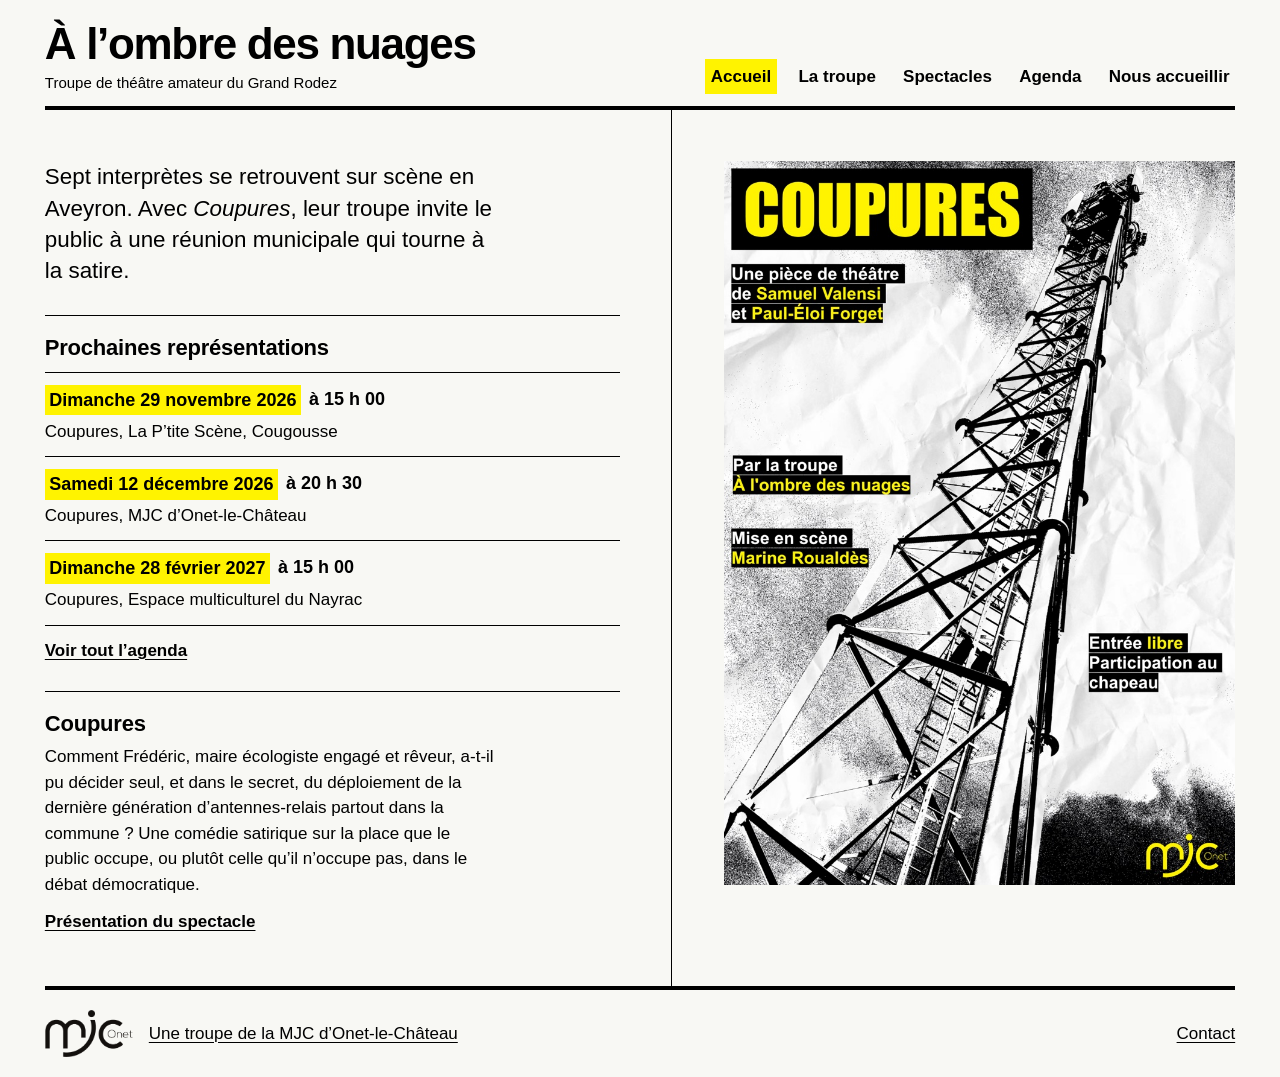
<file: index.html>
<!doctype html>
<html lang="fr">
<head>
  <meta charset="utf-8">
  <meta name="viewport" content="width=device-width, initial-scale=1">
  <title>À l’ombre des nuages</title>
  <meta name="description" content="À l’ombre des nuages, troupe de théâtre amateur du Grand Rodez, en Aveyron.">
  <link rel="canonical" href="https://alombredesnuages.fr/">
  <link rel="stylesheet" href="/css/site.css">
</head>
<body>
  <a class="skip-link" href="#contenu">Aller au contenu</a>
  <header class="site-header">
    <div class="shell header-inner">
      <div>
          <h1 class="wordmark"><a href="/">À l’ombre des nuages</a></h1>
        <p class="tagline">Troupe de théâtre amateur du Grand Rodez</p>
      </div>
      <nav aria-label="Navigation principale">
        <ul class="main-nav">
            <li><a href="/" aria-current="page">Accueil</a></li>
            <li><a href="/troupe/">La troupe</a></li>
            <li><a href="/spectacles/">Spectacles</a></li>
            <li><a href="/agenda/">Agenda</a></li>
            <li><a href="/nous-accueillir/">Nous accueillir</a></li>
        </ul>
      </nav>
    </div>
  </header>

  <main id="contenu" tabindex="-1">
  <div class="shell home">
    <div class="home-text">
      <div class="home-intro"><p>Sept interprètes se retrouvent sur scène en Aveyron. Avec <em>Coupures</em>, leur troupe invite le public à une réunion municipale qui tourne à la satire.</p>
</div>
      <section class="home-section" aria-labelledby="dates">
        <h2 id="dates">Prochaines représentations</h2>
          <ol class="dates">
              <li>
                <time class="performance-date" datetime="2026-11-29T15:00:00&#43;01:00">
  <span class="performance-day">dimanche 29 novembre 2026</span>
  <span class="performance-hour">à 15 h 00</span>
</time>

                <p>Coupures, La P’tite Scène, Cougousse</p>
              </li>
              <li>
                <time class="performance-date" datetime="2026-12-12T20:30:00&#43;01:00">
  <span class="performance-day">samedi 12 décembre 2026</span>
  <span class="performance-hour">à 20 h 30</span>
</time>

                <p>Coupures, MJC d’Onet-le-Château</p>
              </li>
              <li>
                <time class="performance-date" datetime="2027-02-28T15:00:00&#43;01:00">
  <span class="performance-day">dimanche 28 février 2027</span>
  <span class="performance-hour">à 15 h 00</span>
</time>

                <p>Coupures, Espace multiculturel du Nayrac</p>
              </li>
          </ol>
        <p class="more"><a href="/agenda/">Voir tout l’agenda</a></p>
      </section>
      <section class="home-section" aria-labelledby="spectacle">
        <h2 id="spectacle">Coupures</h2>
        <p>Comment Frédéric, maire écologiste engagé et rêveur, a-t-il pu décider seul, et dans le secret, du déploiement de la dernière génération d’antennes-relais partout dans la commune ? Une comédie satirique sur la place que le public occupe, ou plutôt celle qu’il n’occupe pas, dans le débat démocratique.</p>
        <p class="more"><a href="/spectacles/coupures/">Présentation du spectacle</a></p>
      </section>
    </div>
    <div class="home-poster">
  <img class="poster" src="/images/affiche-coupures.jpg" width="848" height="1200" alt="Affiche du spectacle Coupures">

    </div>
  </div>

  </main>

  <footer class="site-footer">
    <div class="shell footer-inner">
      <a class="footer-mjc" href="https://www.mjc-onet.com/">
        <img src="/images/logo-mjc-onet.png" width="500" height="266" alt="">
        <span>Une troupe de la MJC d’Onet-le-Château</span>
      </a>
        <a href="mailto:lombredesnuages@proton.me">Contact</a>
    </div>
  </footer>
</body>
</html>
</file>
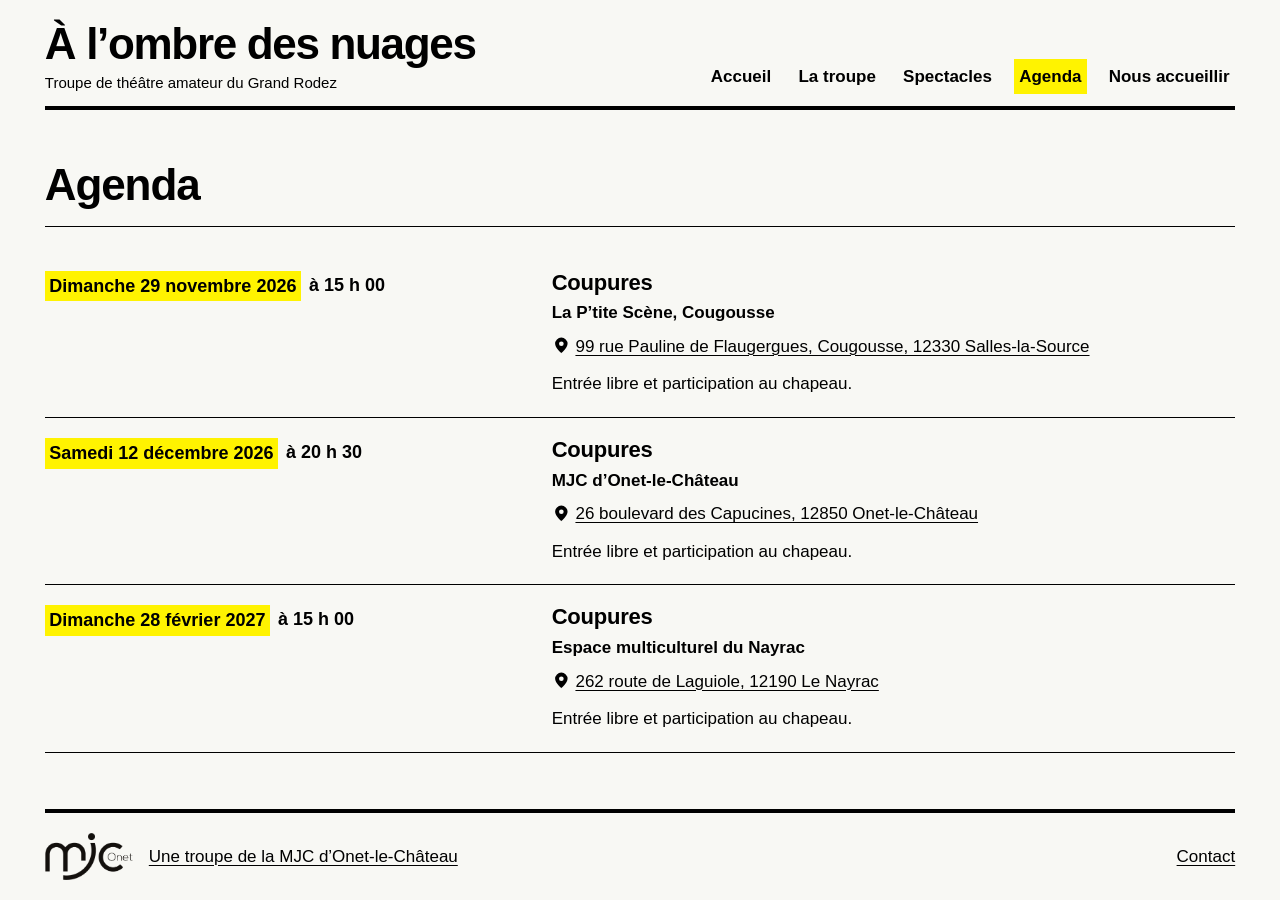
<file: agenda/index.html>
<!doctype html>
<html lang="fr">
<head>
  <meta charset="utf-8">
  <meta name="viewport" content="width=device-width, initial-scale=1">
  <title>Agenda — À l’ombre des nuages</title>
  <meta name="description" content="Les prochaines représentations confirmées de la troupe À l’ombre des nuages.">
  <link rel="canonical" href="https://alombredesnuages.fr/agenda/">
  <link rel="stylesheet" href="/css/site.css">
</head>
<body>
  <a class="skip-link" href="#contenu">Aller au contenu</a>
  <header class="site-header">
    <div class="shell header-inner">
      <div>
          <p class="wordmark"><a href="/">À l’ombre des nuages</a></p>
        <p class="tagline">Troupe de théâtre amateur du Grand Rodez</p>
      </div>
      <nav aria-label="Navigation principale">
        <ul class="main-nav">
            <li><a href="/">Accueil</a></li>
            <li><a href="/troupe/">La troupe</a></li>
            <li><a href="/spectacles/">Spectacles</a></li>
            <li><a href="/agenda/" aria-current="page">Agenda</a></li>
            <li><a href="/nous-accueillir/">Nous accueillir</a></li>
        </ul>
      </nav>
    </div>
  </header>

  <main id="contenu" tabindex="-1">
  <div class="shell inner-page">
    <header class="page-heading">
  <h1>Agenda</h1>
</header>

      <ol class="programme agenda">
          <li>
            <time class="performance-date" datetime="2026-11-29T15:00:00&#43;01:00">
  <span class="performance-day">dimanche 29 novembre 2026</span>
  <span class="performance-hour">à 15 h 00</span>
</time>

            <div>
              <h2>Coupures</h2>
                <p class="venue">La P’tite Scène, Cougousse</p>
                <p class="address"><a href="https://www.google.com/maps/search/?api=1&amp;query=99%20rue%20Pauline%20de%20Flaugergues%2c%20Cougousse%2c%2012330%20Salles-la-Source" target="_blank" rel="noopener"><svg class="map-pin" aria-hidden="true" viewBox="0 0 24 24" fill="currentColor"><path fill-rule="evenodd" d="M12 2a8 8 0 0 0-8 8c0 5.4 8 12 8 12s8-6.6 8-12a8 8 0 0 0-8-8Zm0 11a3 3 0 1 1 0-6 3 3 0 0 1 0 6Z"/></svg>99 rue Pauline de Flaugergues, Cougousse, 12330 Salles-la-Source</a>
</p>
              <div class="prose"><p>Entrée libre et participation au chapeau.</p>
</div>
            </div>
          </li>
          <li>
            <time class="performance-date" datetime="2026-12-12T20:30:00&#43;01:00">
  <span class="performance-day">samedi 12 décembre 2026</span>
  <span class="performance-hour">à 20 h 30</span>
</time>

            <div>
              <h2>Coupures</h2>
                <p class="venue">MJC d’Onet-le-Château</p>
                <p class="address"><a href="https://www.google.com/maps/search/?api=1&amp;query=26%20boulevard%20des%20Capucines%2c%2012850%20Onet-le-Ch%c3%a2teau" target="_blank" rel="noopener"><svg class="map-pin" aria-hidden="true" viewBox="0 0 24 24" fill="currentColor"><path fill-rule="evenodd" d="M12 2a8 8 0 0 0-8 8c0 5.4 8 12 8 12s8-6.6 8-12a8 8 0 0 0-8-8Zm0 11a3 3 0 1 1 0-6 3 3 0 0 1 0 6Z"/></svg>26 boulevard des Capucines, 12850 Onet-le-Château</a>
</p>
              <div class="prose"><p>Entrée libre et participation au chapeau.</p>
</div>
            </div>
          </li>
          <li>
            <time class="performance-date" datetime="2027-02-28T15:00:00&#43;01:00">
  <span class="performance-day">dimanche 28 février 2027</span>
  <span class="performance-hour">à 15 h 00</span>
</time>

            <div>
              <h2>Coupures</h2>
                <p class="venue">Espace multiculturel du Nayrac</p>
                <p class="address"><a href="https://www.google.com/maps/search/?api=1&amp;query=262%20route%20de%20Laguiole%2c%2012190%20Le%20Nayrac" target="_blank" rel="noopener"><svg class="map-pin" aria-hidden="true" viewBox="0 0 24 24" fill="currentColor"><path fill-rule="evenodd" d="M12 2a8 8 0 0 0-8 8c0 5.4 8 12 8 12s8-6.6 8-12a8 8 0 0 0-8-8Zm0 11a3 3 0 1 1 0-6 3 3 0 0 1 0 6Z"/></svg>262 route de Laguiole, 12190 Le Nayrac</a>
</p>
              <div class="prose"><p>Entrée libre et participation au chapeau.</p>
</div>
            </div>
          </li>
      </ol>
  </div>

  </main>

  <footer class="site-footer">
    <div class="shell footer-inner">
      <a class="footer-mjc" href="https://www.mjc-onet.com/">
        <img src="/images/logo-mjc-onet.png" width="500" height="266" alt="">
        <span>Une troupe de la MJC d’Onet-le-Château</span>
      </a>
        <a href="mailto:lombredesnuages@proton.me">Contact</a>
    </div>
  </footer>
</body>
</html>
</file>
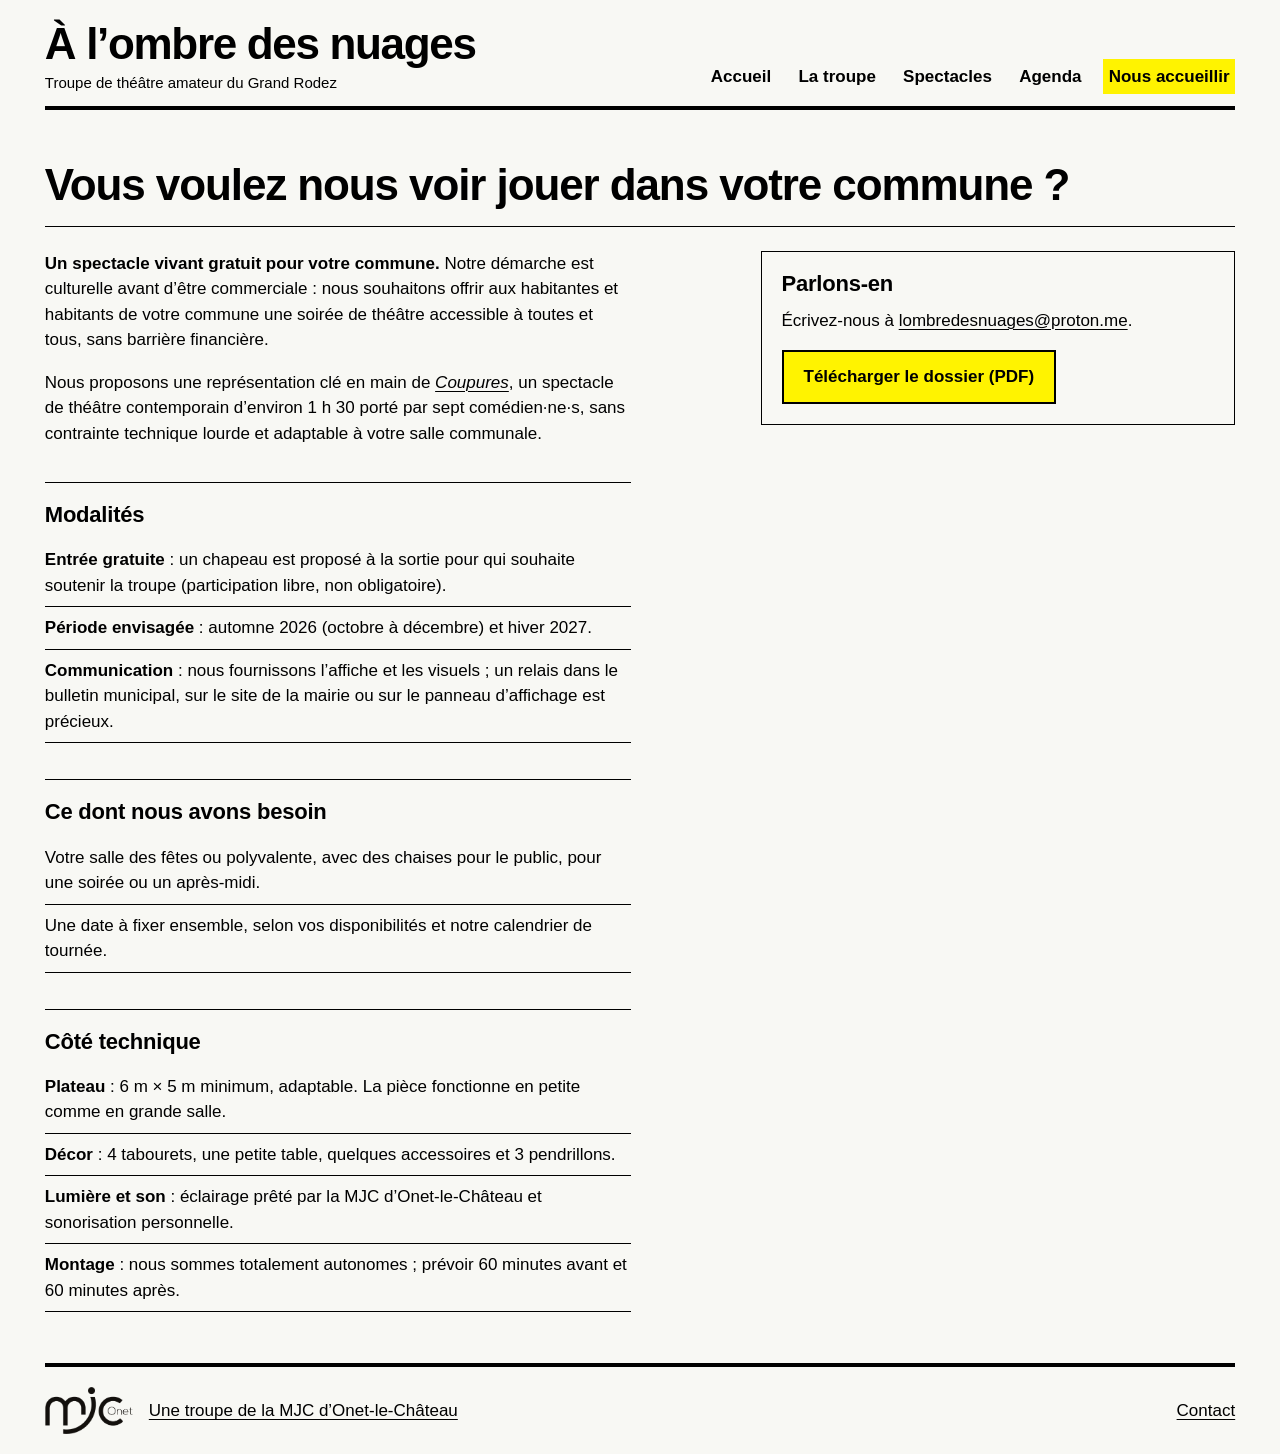
<file: nous-accueillir/index.html>
<!doctype html>
<html lang="fr">
<head>
  <meta charset="utf-8">
  <meta name="viewport" content="width=device-width, initial-scale=1">
  <title>Vous voulez nous voir jouer dans votre commune ? — À l’ombre des nuages</title>
  <meta name="description" content="Accueillez Coupures dans votre commune : une représentation clé en main, avec entrée libre.">
  <link rel="canonical" href="https://alombredesnuages.fr/nous-accueillir/">
  <link rel="stylesheet" href="/css/site.css">
</head>
<body>
  <a class="skip-link" href="#contenu">Aller au contenu</a>
  <header class="site-header">
    <div class="shell header-inner">
      <div>
          <p class="wordmark"><a href="/">À l’ombre des nuages</a></p>
        <p class="tagline">Troupe de théâtre amateur du Grand Rodez</p>
      </div>
      <nav aria-label="Navigation principale">
        <ul class="main-nav">
            <li><a href="/">Accueil</a></li>
            <li><a href="/troupe/">La troupe</a></li>
            <li><a href="/spectacles/">Spectacles</a></li>
            <li><a href="/agenda/">Agenda</a></li>
            <li><a href="/nous-accueillir/" aria-current="page">Nous accueillir</a></li>
        </ul>
      </nav>
    </div>
  </header>

  <main id="contenu" tabindex="-1">
  <article class="shell inner-page host">
    <header class="page-heading">
  <h1>Vous voulez nous voir jouer dans votre commune ?</h1>
</header>

    <div class="prose"><p><strong>Un spectacle vivant gratuit pour votre commune.</strong> Notre démarche est culturelle avant d’être commerciale : nous souhaitons offrir aux habitantes et habitants de votre commune une soirée de théâtre accessible à toutes et tous, sans barrière financière.</p>
<p>Nous proposons une représentation clé en main de <a href="/spectacles/coupures/"><em>Coupures</em></a>, un spectacle de théâtre contemporain d’environ 1 h 30 porté par sept comédien·ne·s, sans contrainte technique lourde et adaptable à votre salle communale.</p>
<h2 id="modalités">Modalités</h2>
<ul>
<li><strong>Entrée gratuite</strong> : un chapeau est proposé à la sortie pour qui souhaite soutenir la troupe (participation libre, non obligatoire).</li>
<li><strong>Période envisagée</strong> : automne 2026 (octobre à décembre) et hiver 2027.</li>
<li><strong>Communication</strong> : nous fournissons l’affiche et les visuels ; un relais dans le bulletin municipal, sur le site de la mairie ou sur le panneau d’affichage est précieux.</li>
</ul>
<h2 id="ce-dont-nous-avons-besoin">Ce dont nous avons besoin</h2>
<ul>
<li>Votre salle des fêtes ou polyvalente, avec des chaises pour le public, pour une soirée ou un après-midi.</li>
<li>Une date à fixer ensemble, selon vos disponibilités et notre calendrier de tournée.</li>
</ul>
<h2 id="côté-technique">Côté technique</h2>
<ul>
<li><strong>Plateau</strong> : 6 m × 5 m minimum, adaptable. La pièce fonctionne en petite comme en grande salle.</li>
<li><strong>Décor</strong> : 4 tabourets, une petite table, quelques accessoires et 3 pendrillons.</li>
<li><strong>Lumière et son</strong> : éclairage prêté par la MJC d’Onet-le-Château et sonorisation personnelle.</li>
<li><strong>Montage</strong> : nous sommes totalement autonomes ; prévoir 60 minutes avant et 60 minutes après.</li>
</ul>
</div>
    <section class="contact prose" aria-labelledby="parlons-en">
      <h2 id="parlons-en">Parlons-en</h2>
        <p>Écrivez-nous à <a href="mailto:lombredesnuages@proton.me?subject=Accueillir%20la%20troupe">lombredesnuages@proton.me</a>.</p>
      <p><a class="button" href="/documents/dossier-a-lombre-des-nuages.pdf" download>Télécharger le dossier (PDF)</a></p>
    </section>
  </article>

  </main>

  <footer class="site-footer">
    <div class="shell footer-inner">
      <a class="footer-mjc" href="https://www.mjc-onet.com/">
        <img src="/images/logo-mjc-onet.png" width="500" height="266" alt="">
        <span>Une troupe de la MJC d’Onet-le-Château</span>
      </a>
        <a href="mailto:lombredesnuages@proton.me">Contact</a>
    </div>
  </footer>
</body>
</html>
</file>
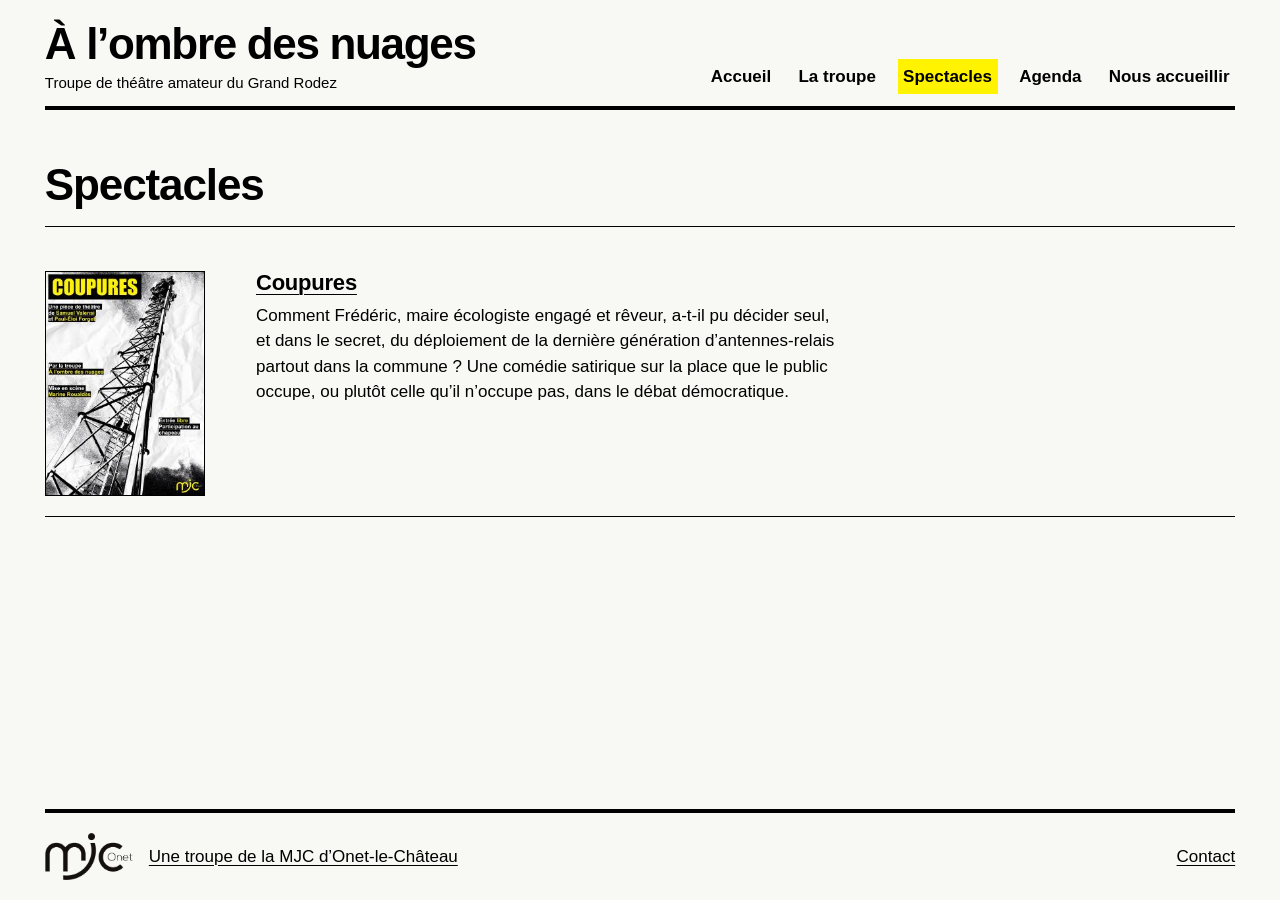
<file: spectacles/index.html>
<!doctype html>
<html lang="fr">
<head>
  <meta charset="utf-8">
  <meta name="viewport" content="width=device-width, initial-scale=1">
  <title>Spectacles — À l’ombre des nuages</title>
  <meta name="description" content="Découvrez Coupures, la comédie satirique jouée par À l’ombre des nuages.">
  <link rel="canonical" href="https://alombredesnuages.fr/spectacles/">
  <link rel="stylesheet" href="/css/site.css">
</head>
<body>
  <a class="skip-link" href="#contenu">Aller au contenu</a>
  <header class="site-header">
    <div class="shell header-inner">
      <div>
          <p class="wordmark"><a href="/">À l’ombre des nuages</a></p>
        <p class="tagline">Troupe de théâtre amateur du Grand Rodez</p>
      </div>
      <nav aria-label="Navigation principale">
        <ul class="main-nav">
            <li><a href="/">Accueil</a></li>
            <li><a href="/troupe/">La troupe</a></li>
            <li><a href="/spectacles/" aria-current="page">Spectacles</a></li>
            <li><a href="/agenda/">Agenda</a></li>
            <li><a href="/nous-accueillir/">Nous accueillir</a></li>
        </ul>
      </nav>
    </div>
  </header>

  <main id="contenu" tabindex="-1">
  <div class="shell inner-page">
    <header class="page-heading">
  <h1>Spectacles</h1>
</header>

    <ul class="programme shows">
        <li>
            <a class="thumbnail" href="/spectacles/coupures/" tabindex="-1" aria-hidden="true">
              <img src="/images/affiche-coupures_hu_90295792002042e6.jpg" srcset="/images/affiche-coupures_hu_90295792002042e6.jpg 1x, /images/affiche-coupures_hu_7a7e19507296bba1.jpg 2x" width="240" height="340" alt="">
            </a>
          <div>
            <h2><a href="/spectacles/coupures/">Coupures</a></h2>
            <p>Comment Frédéric, maire écologiste engagé et rêveur, a-t-il pu décider seul, et dans le secret, du déploiement de la dernière génération d’antennes-relais partout dans la commune ? Une comédie satirique sur la place que le public occupe, ou plutôt celle qu’il n’occupe pas, dans le débat démocratique.</p>
          </div>
        </li>
    </ul>
  </div>

  </main>

  <footer class="site-footer">
    <div class="shell footer-inner">
      <a class="footer-mjc" href="https://www.mjc-onet.com/">
        <img src="/images/logo-mjc-onet.png" width="500" height="266" alt="">
        <span>Une troupe de la MJC d’Onet-le-Château</span>
      </a>
        <a href="mailto:lombredesnuages@proton.me">Contact</a>
    </div>
  </footer>
</body>
</html>
</file>
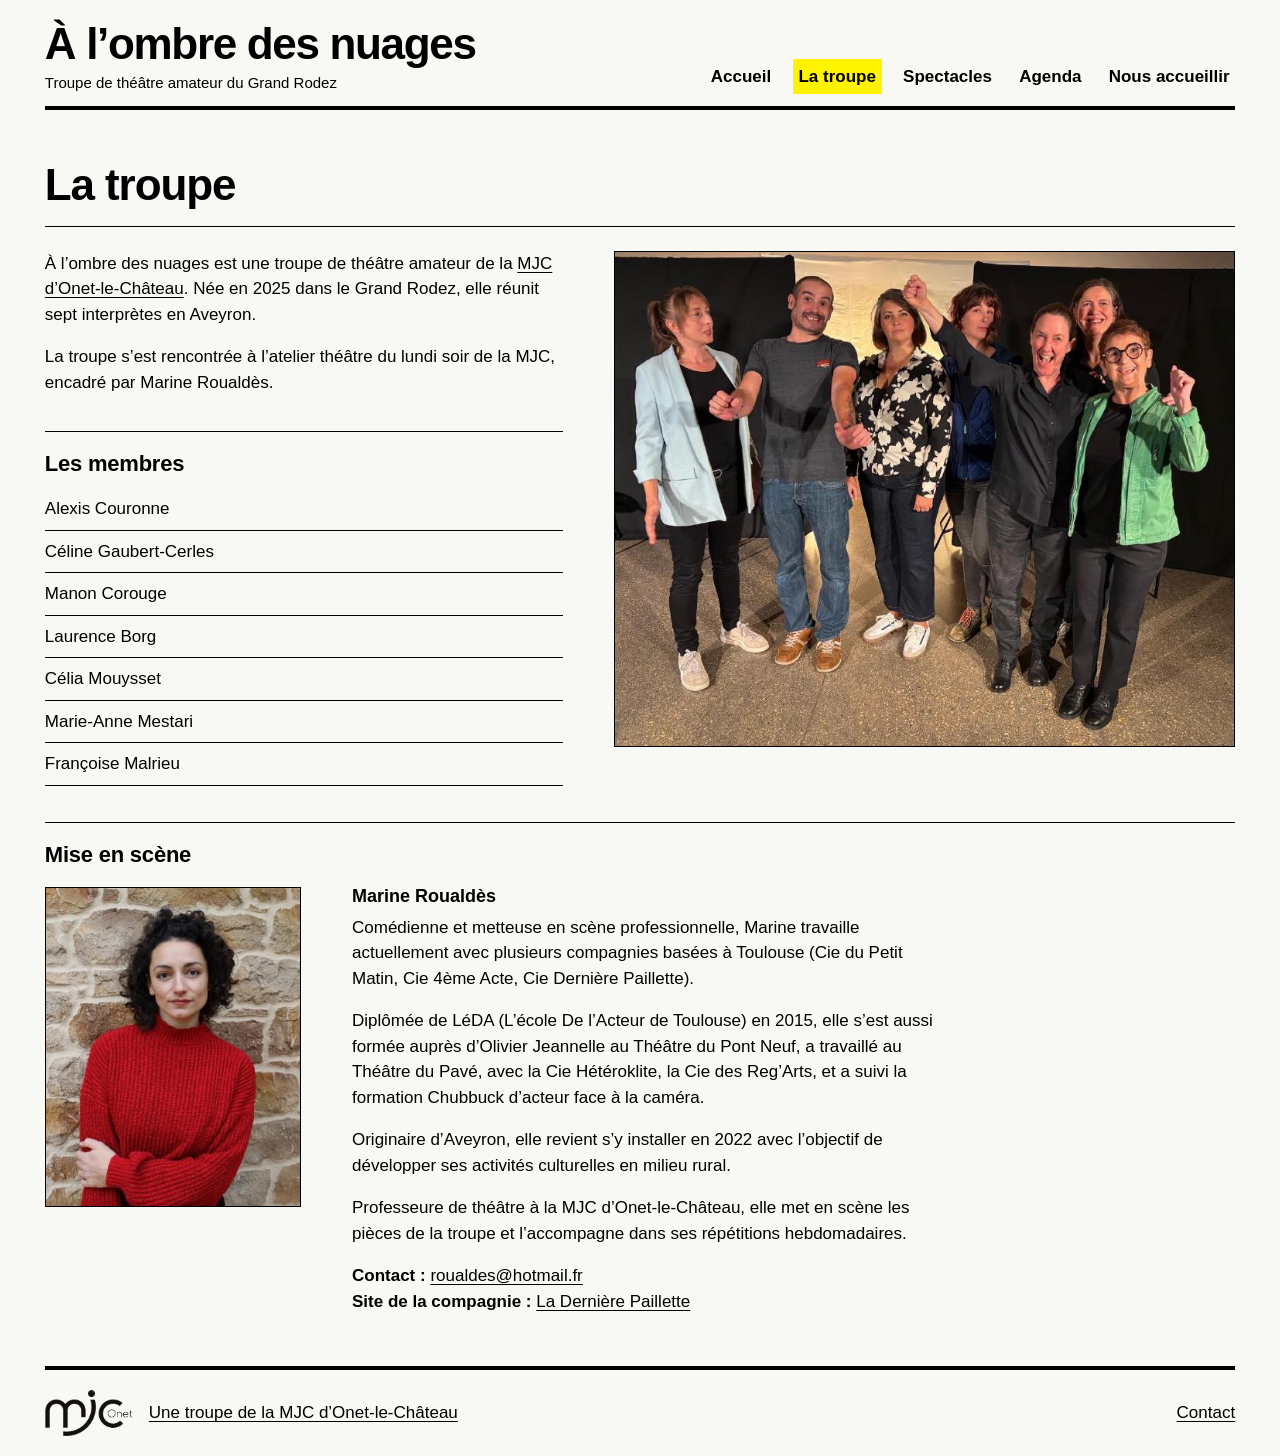
<file: troupe/index.html>
<!doctype html>
<html lang="fr">
<head>
  <meta charset="utf-8">
  <meta name="viewport" content="width=device-width, initial-scale=1">
  <title>La troupe — À l’ombre des nuages</title>
  <meta name="description" content="Sept interprètes de théâtre amateur dans le Grand Rodez, en Aveyron.">
  <link rel="canonical" href="https://alombredesnuages.fr/troupe/">
  <link rel="stylesheet" href="/css/site.css">
</head>
<body>
  <a class="skip-link" href="#contenu">Aller au contenu</a>
  <header class="site-header">
    <div class="shell header-inner">
      <div>
          <p class="wordmark"><a href="/">À l’ombre des nuages</a></p>
        <p class="tagline">Troupe de théâtre amateur du Grand Rodez</p>
      </div>
      <nav aria-label="Navigation principale">
        <ul class="main-nav">
            <li><a href="/">Accueil</a></li>
            <li><a href="/troupe/" aria-current="page">La troupe</a></li>
            <li><a href="/spectacles/">Spectacles</a></li>
            <li><a href="/agenda/">Agenda</a></li>
            <li><a href="/nous-accueillir/">Nous accueillir</a></li>
        </ul>
      </nav>
    </div>
  </header>

  <main id="contenu" tabindex="-1">
  <article class="shell inner-page with-photo">
    <header class="page-heading">
  <h1>La troupe</h1>
</header>

      <img class="page-photo" src="/images/troupe_hu_babeeef1d4daa0de.jpg" srcset="/images/troupe_hu_f41584645813ab81.jpg 800w, /images/troupe_hu_babeeef1d4daa0de.jpg 1200w" sizes="(min-width: 52rem) 55vw, 100vw" width="1200" height="959" decoding="async" alt="Les sept interprètes de la troupe réunis devant des rideaux noirs">
    <div class="prose"><p>À l’ombre des nuages est une troupe de théâtre amateur de la <a href="https://www.mjc-onet.com/">MJC d’Onet-le-Château</a>. Née en 2025 dans le Grand Rodez, elle réunit sept interprètes en Aveyron.</p>
<p>La troupe s’est rencontrée à l’atelier théâtre du lundi soir de la MJC, encadré par Marine Roualdès.</p>
<h2 id="les-membres">Les membres</h2>
<ul>
<li>Alexis Couronne</li>
<li>Céline Gaubert-Cerles</li>
<li>Manon Corouge</li>
<li>Laurence Borg</li>
<li>Célia Mouysset</li>
<li>Marie-Anne Mestari</li>
<li>Françoise Malrieu</li>
</ul>
</div>
      <section class="director" aria-labelledby="director-title">
        <h2 id="director-title">Mise en scène</h2>
        <img src="/images/marine-roualdes_hu_daf21bfca629c05c.jpg" srcset="/images/marine-roualdes_hu_daf21bfca629c05c.jpg 1x, /images/marine-roualdes_hu_14358545a357cc75.jpg 2x" width="320" height="400" loading="lazy" decoding="async" alt="Portrait de Marine Roualdès devant un mur en pierre">
        <div class="prose">
          <h3>Marine Roualdès</h3>
          <p>Comédienne et metteuse en scène professionnelle, Marine travaille actuellement avec plusieurs compagnies basées à Toulouse (Cie du Petit Matin, Cie 4ème Acte, Cie Dernière Paillette).</p>
<p>Diplômée de LéDA (L’école De l’Acteur de Toulouse) en 2015, elle s’est aussi formée auprès d’Olivier Jeannelle au Théâtre du Pont Neuf, a travaillé au Théâtre du Pavé, avec la Cie Hétéroklite, la Cie des Reg’Arts, et a suivi la formation Chubbuck d’acteur face à la caméra.</p>
<p>Originaire d’Aveyron, elle revient s’y installer en 2022 avec l’objectif de développer ses activités culturelles en milieu rural.</p>
<p>Professeure de théâtre à la MJC d’Onet-le-Château, elle met en scène les pièces de la troupe et l’accompagne dans ses répétitions hebdomadaires.</p>

          <p><strong>Contact&nbsp;:</strong> <a href="mailto:roualdes@hotmail.fr">roualdes@hotmail.fr</a><br>
          <strong>Site de la compagnie&nbsp;:</strong> <a href="https://ladernierepaillette.wixsite.com/ladernierepaillette">La Dernière Paillette</a></p>
        </div>
      </section>
  </article>

  </main>

  <footer class="site-footer">
    <div class="shell footer-inner">
      <a class="footer-mjc" href="https://www.mjc-onet.com/">
        <img src="/images/logo-mjc-onet.png" width="500" height="266" alt="">
        <span>Une troupe de la MJC d’Onet-le-Château</span>
      </a>
        <a href="mailto:lombredesnuages@proton.me">Contact</a>
    </div>
  </footer>
</body>
</html>
</file>
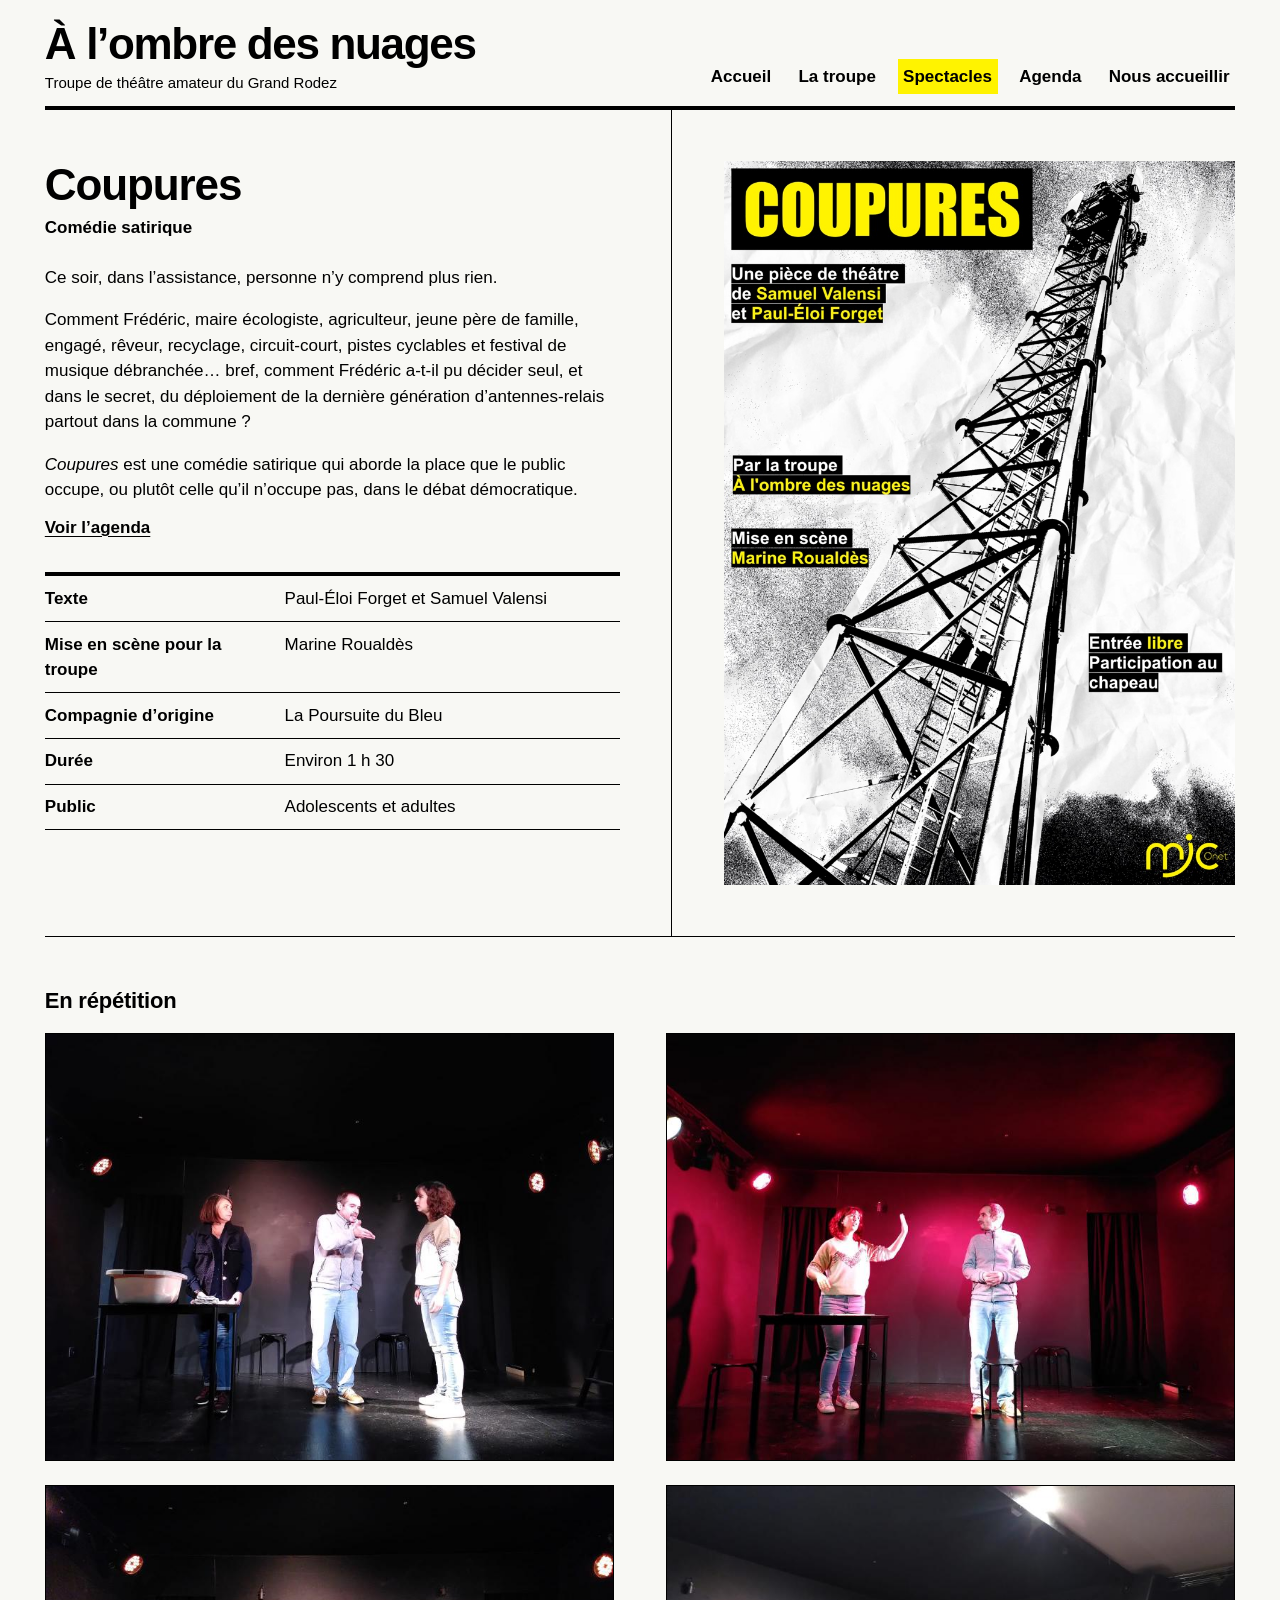
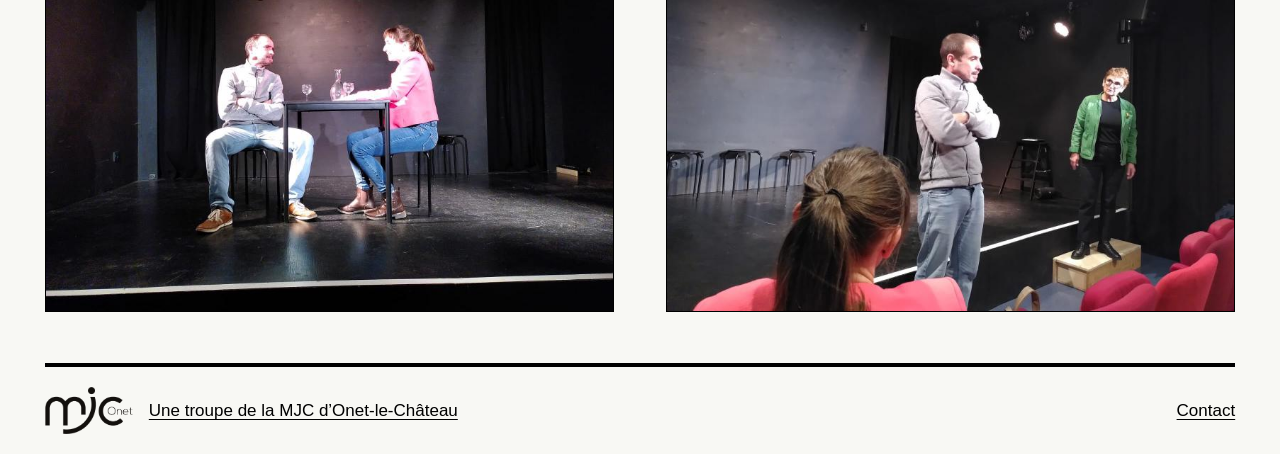
<file: spectacles/coupures/index.html>
<!doctype html>
<html lang="fr">
<head>
  <meta charset="utf-8">
  <meta name="viewport" content="width=device-width, initial-scale=1">
  <title>Coupures — À l’ombre des nuages</title>
  <meta name="description" content="Une comédie satirique sur un débat municipal, jouée par À l’ombre des nuages.">
  <link rel="canonical" href="https://alombredesnuages.fr/spectacles/coupures/">
  <link rel="stylesheet" href="/css/site.css">
</head>
<body>
  <a class="skip-link" href="#contenu">Aller au contenu</a>
  <header class="site-header">
    <div class="shell header-inner">
      <div>
          <p class="wordmark"><a href="/">À l’ombre des nuages</a></p>
        <p class="tagline">Troupe de théâtre amateur du Grand Rodez</p>
      </div>
      <nav aria-label="Navigation principale">
        <ul class="main-nav">
            <li><a href="/">Accueil</a></li>
            <li><a href="/troupe/">La troupe</a></li>
            <li><a href="/spectacles/" class="current-section">Spectacles</a></li>
            <li><a href="/agenda/">Agenda</a></li>
            <li><a href="/nous-accueillir/">Nous accueillir</a></li>
        </ul>
      </nav>
    </div>
  </header>

  <main id="contenu" tabindex="-1">
  <article class="shell show">
    <div class="show-text">
      <header class="page-heading">
  <h1>Coupures</h1>
    <p>Comédie satirique</p>
</header>

      <div class="prose"><p>Ce soir, dans l’assistance, personne n’y comprend plus rien.</p>
<p>Comment Frédéric, maire écologiste, agriculteur, jeune père de famille, engagé, rêveur, recyclage, circuit-court, pistes cyclables et festival de musique débranchée… bref, comment Frédéric a-t-il pu décider seul, et dans le secret, du déploiement de la dernière génération d’antennes-relais partout dans la commune ?</p>
<p><em>Coupures</em> est une comédie satirique qui aborde la place que le public occupe, ou plutôt celle qu’il n’occupe pas, dans le débat démocratique.</p>
</div>
        <p class="more"><a href="/agenda/">Voir l’agenda</a></p>
      <dl class="credits">
        <div><dt>Texte</dt><dd>Paul-Éloi Forget et Samuel Valensi</dd></div>
        <div><dt>Mise en scène pour la troupe</dt><dd>Marine Roualdès</dd></div>
        <div><dt>Compagnie d’origine</dt><dd>La Poursuite du Bleu</dd></div>
        <div><dt>Durée</dt><dd>Environ 1 h 30</dd></div>
        <div><dt>Public</dt><dd>Adolescents et adultes</dd></div>
      </dl>
    </div>
    <div class="show-poster">
  <img class="poster" src="/images/affiche-coupures.jpg" width="848" height="1200" alt="Affiche du spectacle Coupures">

    </div>
  </article>
    <section class="rehearsals shell" aria-labelledby="en-repetition">
      <h2 id="en-repetition">En répétition</h2>
      <ul class="rehearsal-grid">
          <li>
            <img src="/images/repetitions/repetition-01_hu_26760664d3f9bf52.jpg" srcset="/images/repetitions/repetition-01_hu_c9414662ed89ed64.jpg 800w, /images/repetitions/repetition-01_hu_26760664d3f9bf52.jpg 1200w" sizes="(min-width: 52rem) 50vw, 100vw" width="1200" height="900" loading="lazy" decoding="async" alt="Trois interprètes en scène, près d’une table avec une bassine">
          </li>
          <li>
            <img src="/images/repetitions/repetition-02_hu_b93653b7e01cd8d0.jpg" srcset="/images/repetitions/repetition-02_hu_8825fd72eb4a05d0.jpg 800w, /images/repetitions/repetition-02_hu_b93653b7e01cd8d0.jpg 1200w" sizes="(min-width: 52rem) 50vw, 100vw" width="1200" height="900" loading="lazy" decoding="async" alt="Deux interprètes dialoguent sous une lumière rouge">
          </li>
          <li>
            <img src="/images/repetitions/repetition-03_hu_64dfcfaf09aa46a.jpg" srcset="/images/repetitions/repetition-03_hu_e27261630d980311.jpg 800w, /images/repetitions/repetition-03_hu_64dfcfaf09aa46a.jpg 1200w" sizes="(min-width: 52rem) 50vw, 100vw" width="1200" height="900" loading="lazy" decoding="async" alt="Deux interprètes assis face à face à une table">
          </li>
          <li>
            <img src="/images/repetitions/repetition-04_hu_d7d14ff06165ce33.jpg" srcset="/images/repetitions/repetition-04_hu_8562361fc9e17e2c.jpg 800w, /images/repetitions/repetition-04_hu_d7d14ff06165ce33.jpg 1200w" sizes="(min-width: 52rem) 50vw, 100vw" width="1200" height="900" loading="lazy" decoding="async" alt="Répétition vue depuis la salle">
          </li>
      </ul>
    </section>

  </main>

  <footer class="site-footer">
    <div class="shell footer-inner">
      <a class="footer-mjc" href="https://www.mjc-onet.com/">
        <img src="/images/logo-mjc-onet.png" width="500" height="266" alt="">
        <span>Une troupe de la MJC d’Onet-le-Château</span>
      </a>
        <a href="mailto:lombredesnuages@proton.me">Contact</a>
    </div>
  </footer>
</body>
</html>
</file>
<file: css/site.css>
:root {
  color-scheme: light;
  --paper: #f8f8f4;
  --ink: #000;
  --yellow: #fff300;
  --sans: "Helvetica Neue", Helvetica, Arial, "Liberation Sans", sans-serif;
  /* Three title sizes: troupe or page name, section, item. */
  --title-large: clamp(1.85rem, 4.2vw, 2.75rem);
  --title-medium: 1.375rem;
  --title-small: 1.125rem;
  --rule: 1px solid var(--ink);
  --heavy-rule: 4px solid var(--ink);
  --gap: clamp(1.5rem, 4vw, 3.5rem);
}

*, *::before, *::after {
  box-sizing: border-box;
}

body {
  min-height: 100vh;
  margin: 0;
  display: flex;
  flex-direction: column;
  background: var(--paper);
  color: var(--ink);
  font: 1.0625rem/1.5 var(--sans);
}

main {
  flex: 1;
  display: flex;
  flex-direction: column;
}

h1, h2, h3, p, ul, ol, dl, dd {
  margin: 0;
}

h1, h2, h3, .wordmark {
  font-weight: 700;
  line-height: 1.1;
  overflow-wrap: anywhere;
}

h1 {
  font-size: var(--title-large);
  letter-spacing: -0.025em;
}

h2 {
  font-size: var(--title-medium);
  letter-spacing: -0.01em;
}

h3 {
  font-size: var(--title-small);
}

a {
  color: inherit;
  text-decoration-thickness: 1px;
  text-underline-offset: 0.2em;
}

a:hover {
  background: var(--yellow);
  color: var(--ink);
}

a:focus-visible {
  outline: 3px solid var(--ink);
  outline-offset: 3px;
}

::selection {
  background: var(--yellow);
  color: var(--ink);
}

.shell {
  width: min(76rem, 100% - clamp(2rem, 7vw, 6rem));
  margin-inline: auto;
}

.skip-link {
  position: absolute;
  z-index: 1;
  inset: 0.5rem auto auto 0.5rem;
  padding: 0.5rem 0.75rem;
  transform: translateY(-200%);
  background: var(--yellow);
}

.skip-link:focus {
  transform: none;
}

/* Header and footer */

.header-inner {
  display: flex;
  flex-wrap: wrap;
  justify-content: space-between;
  align-items: flex-end;
  gap: 0.75rem 2rem;
  padding-block: 1.25rem 0.75rem;
  border-block-end: var(--heavy-rule);
}

.wordmark {
  font-size: var(--title-large);
  letter-spacing: -0.03em;
}

.wordmark a {
  text-decoration: none;
}

.tagline {
  margin-block-start: 0.2rem;
  font-size: 0.9375rem;
}

.main-nav {
  display: flex;
  flex-wrap: wrap;
  gap: 0.25rem clamp(0.25rem, 1.5vw, 1rem);
  margin-inline-start: -0.35rem;
  padding: 0;
  list-style: none;
  font-weight: 700;
}

.main-nav a {
  display: inline-block;
  padding: 0.3rem 0.35rem;
  text-decoration: none;
}

.main-nav a:hover {
  text-decoration: underline;
}

.main-nav [aria-current], .main-nav .current-section {
  background: var(--yellow);
}

.footer-inner {
  display: flex;
  flex-wrap: wrap;
  justify-content: space-between;
  align-items: center;
  gap: 1rem 2rem;
  padding-block: 1.25rem;
  border-block-start: var(--heavy-rule);
}

.footer-mjc {
  display: flex;
  align-items: center;
  gap: 1rem;
}

.footer-mjc img {
  flex: none;
  width: 5.5rem;
  height: auto;
}

.footer-mjc:hover {
  background: none;
}

.footer-mjc:hover span {
  background: var(--yellow);
}

/* Two-column pages: text on the left, complete poster on the right */

.home, .show {
  flex: 1;
  display: grid;
  grid-template-columns: minmax(0, 1fr) auto;
}

.home-text, .show-text {
  padding-block: var(--gap);
  padding-inline-end: var(--gap);
}

.home-poster, .show-poster {
  padding-block: var(--gap);
  padding-inline-start: var(--gap);
  border-inline-start: var(--rule);
}

.poster {
  display: block;
  width: 100%;
  height: auto;
}

/* Wide screens: the whole poster fits in the window when it is tall enough. */
.home-poster .poster, .show-poster .poster {
  width: clamp(22rem, (100vh - 11rem) * 848 / 1200, 36rem);
  max-width: 44vw;
}

.home-intro {
  max-width: 36ch;
  font-size: clamp(1.15rem, 1.8vw, 1.4rem);
  line-height: 1.4;
}

.home-section {
  margin-block-start: 1.75rem;
  padding-block-start: 1.25rem;
  border-block-start: var(--rule);
}

.home-section > h2 + p {
  max-width: 48ch;
  margin-block-start: 0.5rem;
}

.more {
  margin-block-start: 0.75rem;
  font-weight: 700;
}

/* Performance dates */

.dates, .programme {
  padding: 0;
  list-style: none;
}

.dates {
  margin-block-start: 0.75rem;
}

.dates li {
  padding-block: 0.75rem;
  border-block-start: var(--rule);
}

.dates li:last-child {
  border-block-end: var(--rule);
}

.performance-date {
  align-self: start;
  display: flex;
  flex-wrap: wrap;
  column-gap: 0.5rem;
  font-size: var(--title-small);
  font-variant-numeric: tabular-nums;
  font-weight: 700;
  line-height: 1.6;
}

.performance-day {
  padding: 0.05em 0.25em;
  background: var(--yellow);
  box-decoration-break: clone;
}

.performance-day::first-letter {
  text-transform: uppercase;
}

.dates p {
  margin-block-start: 0.2rem;
}

.empty-agenda {
  margin-block-start: 0.75rem;
  padding-block: 1rem;
  border-block: var(--rule);
}

.empty-agenda p {
  margin-block-start: 0.35rem;
}

/* Rehearsal photos: whole frames, two columns on wide screens */

.rehearsals {
  padding-block: var(--gap);
  border-block-start: var(--rule);
}

.rehearsals h2 {
  margin-block-end: 1.25rem;
}

.rehearsal-grid {
  display: grid;
  grid-template-columns: minmax(0, 1fr);
  gap: 1.5rem var(--gap);
  margin: 0;
  padding: 0;
  list-style: none;
}

.rehearsal-grid img {
  display: block;
  width: 100%;
  height: auto;
  border: var(--rule);
}

@media (min-width: 52rem) {
  .rehearsal-grid {
    grid-template-columns: repeat(2, minmax(0, 1fr));
  }
}

/* Inner pages */

.inner-page {
  padding-block: var(--gap);
}

.page-heading {
  margin-block-end: 1.5rem;
}

.page-heading p {
  margin-block-start: 0.35rem;
  font-weight: 700;
}

.inner-page > .page-heading {
  padding-block-end: 1rem;
  border-block-end: var(--rule);
}

.page-photo {
  display: block;
  width: 100%;
  height: auto;
  margin-block-end: 1.5rem;
  border: var(--rule);
}

.prose {
  max-width: 62ch;
}

/* Photo above the text on narrow screens, to its right on wide ones */

@media (min-width: 52rem) {
  .with-photo {
    display: grid;
    grid-template-columns: minmax(0, 1fr) minmax(0, 1.2fr);
    column-gap: var(--gap);
    align-items: start;
  }

  .with-photo > .page-heading, .with-photo > .director {
    grid-column: 1 / -1;
  }

  .with-photo > .prose {
    grid-area: 2 / 1;
  }

  .with-photo > .page-photo {
    grid-area: 2 / 2;
    margin-block-end: 0;
  }
}

.prose p + p, .prose p + ul, .prose ul + p {
  margin-block-start: 1em;
}

.prose h2 {
  margin-block: 2.25rem 0.75rem;
  padding-block-start: 1.25rem;
  border-block-start: var(--rule);
}

.prose ul {
  padding: 0;
  list-style: none;
}

.prose h2 + ul {
  columns: 2 16rem;
  column-gap: var(--gap);
}

.prose li {
  break-inside: avoid;
  padding-block: 0.5rem;
  border-block-end: var(--rule);
}

/* Director: portrait above the text on narrow screens, to its left on wide ones */

.director {
  display: grid;
  grid-template-columns: minmax(0, 1fr);
  gap: 1.25rem var(--gap);
  margin-block-start: 2.25rem;
  padding-block-start: 1.25rem;
  border-block-start: var(--rule);
}

.director img {
  display: block;
  width: min(100%, 16rem);
  height: auto;
  border: var(--rule);
}

.director h3 + p {
  margin-block-start: 0.5rem;
}

@media (min-width: 40rem) {
  .director {
    grid-template-columns: 16rem minmax(0, 1fr);
    align-items: start;
  }

  .director h2 {
    grid-column: 1 / -1;
  }
}

.director a {
  overflow-wrap: anywhere;
}

/* Hosting a performance */

.contact {
  margin-block-start: 2.25rem;
}

.contact h2 {
  margin-block-end: 0.75rem;
}

.button {
  display: inline-block;
  padding: 0.75rem 1.25rem;
  border: 2px solid var(--ink);
  background: var(--yellow);
  font-weight: 700;
  text-decoration: none;
}

.button:hover {
  background: var(--ink);
  color: var(--paper);
}

.host > .prose h2 + ul {
  columns: 1;
}

@media (min-width: 52rem) {
  .host {
    display: grid;
    grid-template-columns: minmax(0, 1.4fr) minmax(0, 1fr);
    column-gap: var(--gap);
    align-items: start;
  }

  .host > .page-heading {
    grid-column: 1 / -1;
  }

  .host > .contact {
    margin-block-start: 0;
    padding: 1.25rem;
    border: var(--rule);
  }

  .host > .contact h2 {
    margin-block-start: 0;
    padding-block-start: 0;
    border-block-start: 0;
  }
}

.credits {
  margin-block-start: 2rem;
  border-block-start: var(--heavy-rule);
}

.credits div {
  display: grid;
  grid-template-columns: minmax(0, 2fr) minmax(0, 3fr);
  gap: 1rem;
  padding-block: 0.6rem;
  border-block-end: var(--rule);
}

.credits dt {
  font-weight: 700;
}

.programme li {
  display: grid;
  grid-template-columns: minmax(0, 1fr) minmax(0, 1.5fr);
  gap: 0.75rem var(--gap);
  padding-block: 1.25rem;
  border-block-end: var(--rule);
}

/* Show list: poster thumbnail to the left of the text */

.programme.shows li {
  grid-template-columns: auto minmax(0, 1fr);
  align-items: start;
}

.thumbnail img {
  display: block;
  width: clamp(6rem, 22vw, 10rem);
  height: auto;
  border: var(--rule);
}

.shows h2 + p {
  max-width: 62ch;
  margin-block-start: 0.5rem;
}

.venue {
  margin-block: 0.35rem 0.5rem;
  font-weight: 700;
}

.address {
  margin-block-end: 0.75rem;
}

.map-pin {
  display: inline-block;
  width: 1.1em;
  height: 1.1em;
  margin-inline-end: 0.3em;
  vertical-align: -0.18em;
}

@media (max-width: 52rem) {
  .home, .show {
    grid-template-columns: minmax(0, 1fr);
    align-content: start;
  }

  .home-text, .show-text {
    padding-inline-end: 0;
  }

  .home-poster, .show-poster {
    padding-inline-start: 0;
    border-inline-start: 0;
    border-block-start: var(--rule);
  }

  .home-poster .poster, .show-poster .poster {
    width: min(100%, 36rem);
    max-width: 100%;
    margin-inline: auto;
  }

  .home-text {
    padding-block: 1.25rem var(--gap);
  }

  .programme li {
    grid-template-columns: minmax(0, 1fr);
  }

  .show-poster {
    padding-block-start: 0;
    border-block-start: 0;
  }
}

@media (max-width: 24rem) {
  .main-nav {
    gap: 0.25rem 0;
    font-size: 0.875rem;
  }
}
</file>
